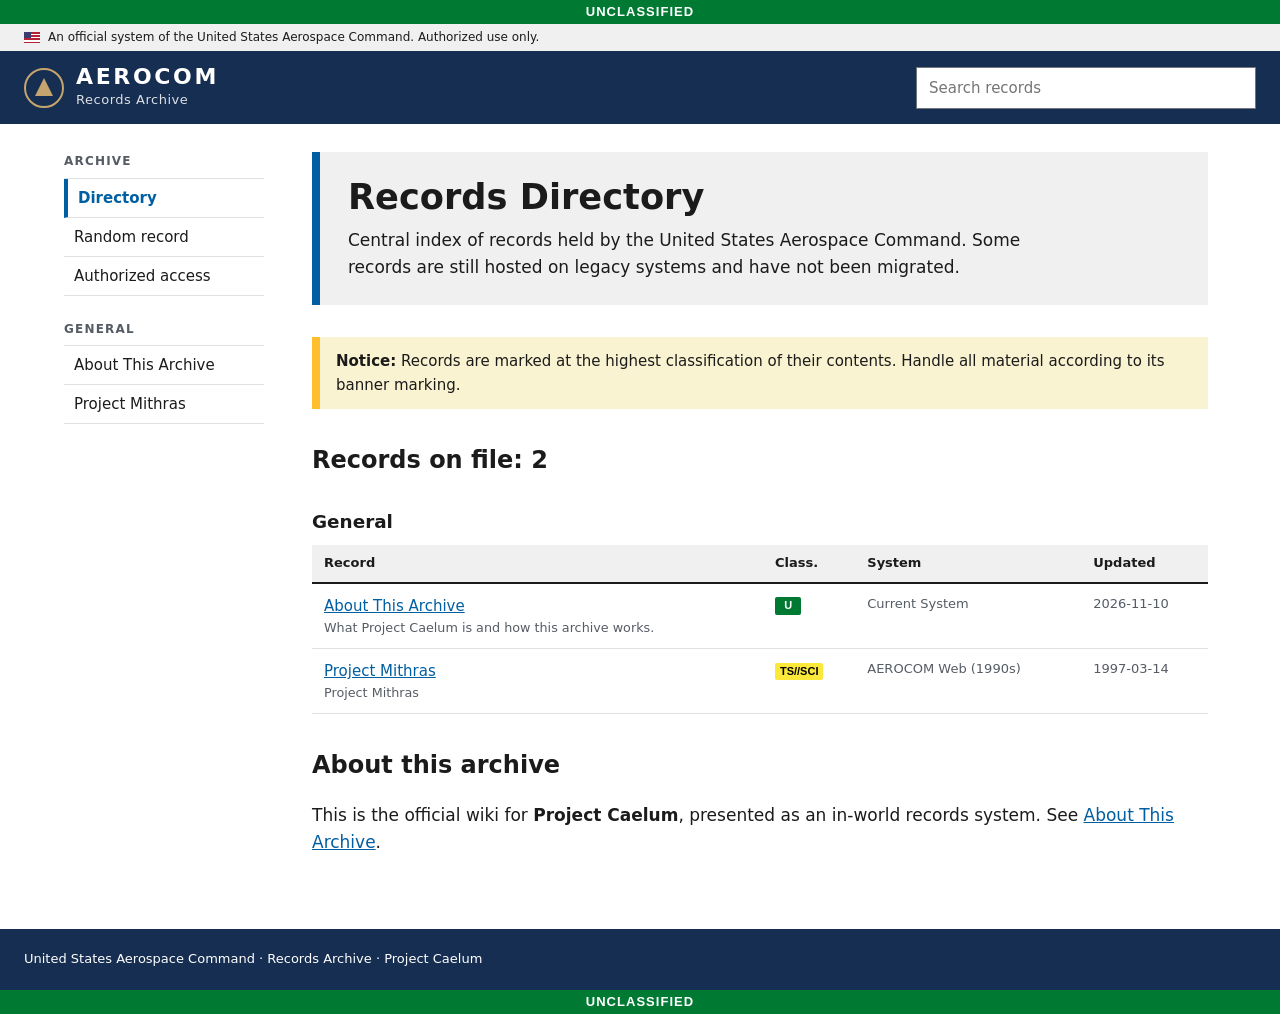
<file: index.html>
<!DOCTYPE html>
<html lang="en">
<head>
  <meta charset="UTF-8">
  <meta name="viewport" content="width=device-width, initial-scale=1">
  <meta name="robots" content="noindex, nofollow">
  <title>Records Directory · AEROCOM Records Archive</title>
  <link rel="stylesheet" href="assets/style.css">
</head>
<body data-root="" data-era="modern" data-class="U">
  <main>
    <section class="hero">
      <h1>Records Directory</h1>
      <p>
        Central index of records held by the United States Aerospace Command.
        Some records are still hosted on legacy systems and have not been migrated.
      </p>
    </section>

    <div class="notice">
      <strong>Notice:</strong> Records are marked at the highest classification of their contents.
      Handle all material according to its banner marking.
    </div>

    <h2>Records on file: <span id="page-count">0</span></h2>
    <div id="directory"></div>

    <h2>About this archive</h2>
    <p>
      This is the official wiki for <strong>Project Caelum</strong>, presented as an in-world records system.
      See <a href="pages/about.html">About This Archive</a>.
    </p>
  </main>

  <script src="assets/pages.js"></script>
  <script src="assets/wiki.js"></script>
</body>
</html>
</file>
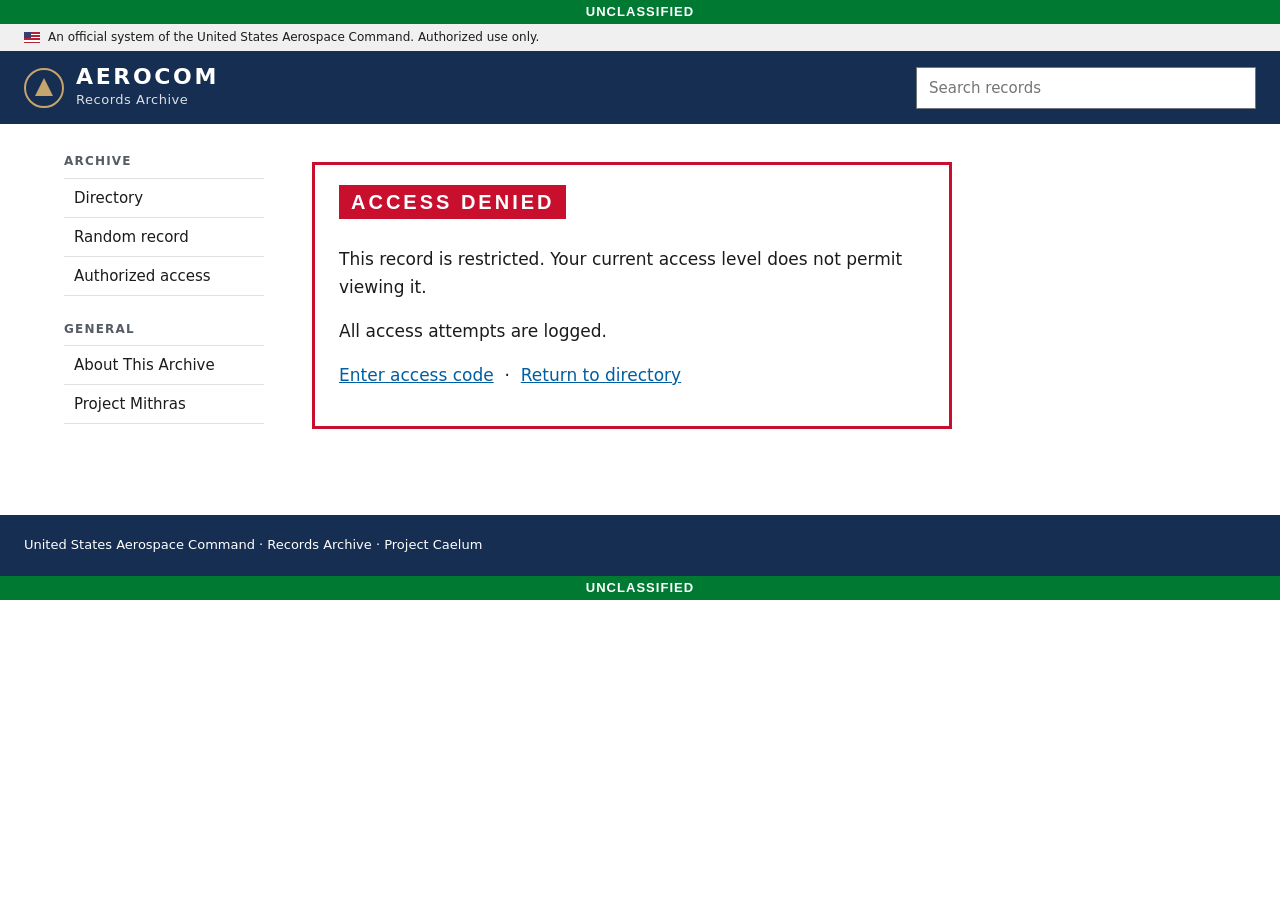
<file: pages/_template-modern.html>
<!DOCTYPE html>
<html lang="en">
<!--
  HOW TO USE THIS TEMPLATE
  1. Copy this file and rename it (lowercase-with-dashes.html).
  2. Change the <title>, the <h1> and the content.
  3. On <body>, set:
       data-era   = terminal | terminal80 | web90 | portal | modern   (which system the page looks like)
       data-class = U | CUI | C | S | TS | SCI           (classification banner)
       data-marking (optional) = full banner text, e.g. "SECRET//NOFORN"
  4. Add a line for the page in assets/pages.js.

  Handy extras:
    <p data-pm="S">…</p>                 paragraph marking, shows "(S)"
    <span class="redact">words</span>     blacked-out text
    <div class="notice">…</div>           warning box
  Delete the infobox if you don't need one.
-->
<head>
  <meta charset="UTF-8">
  <meta name="viewport" content="width=device-width, initial-scale=1">
  <meta name="robots" content="noindex, nofollow">
  <title>Template: Current System · AEROCOM Records Archive</title>
  <link rel="stylesheet" href="../assets/style.css">
</head>
<body data-root="../" data-era="modern" data-class="U">
  <main>
    <div class="breadcrumb"><a href="../index.html">Directory</a> › Templates</div>
    <h1>Template: Current System</h1>

    <aside class="infobox">
      <div class="infobox-title">Template: Current System</div>
      <div class="infobox-image">
        <!-- <img src="../images/your-image.png" alt=""> -->
        Image pending
      </div>
      <table>
        <tr><th>Designation</th><td>XX-00</td></tr>
        <tr><th>Status</th><td>Active</td></tr>
        <tr><th>Last updated</th><td>2026-11-10</td></tr>
      </table>
    </aside>

    <p class="lead"><strong>Template: Current System</strong>. Use for records on the current system. Clean, modern, readable.</p>

    <div class="notice">Example notice box.</div>

    <h2>Overview</h2>
    <p data-pm="U">An unclassified paragraph. Link to other records like this:
      <a href="about.html">About This Archive</a>.</p>
    <p data-pm="U">A paragraph at the page's level, with a <span class="redact">redacted section</span> in it.</p>

    <h2>History</h2>
    <p>Paragraphs without a marking work too.</p>

    <h2>Notes</h2>
    <ul>
      <li>List item</li>
      <li>List item</li>
    </ul>
  </main>

  <script src="../assets/pages.js"></script>
  <script src="../assets/wiki.js"></script>
</body>
</html>
</file>
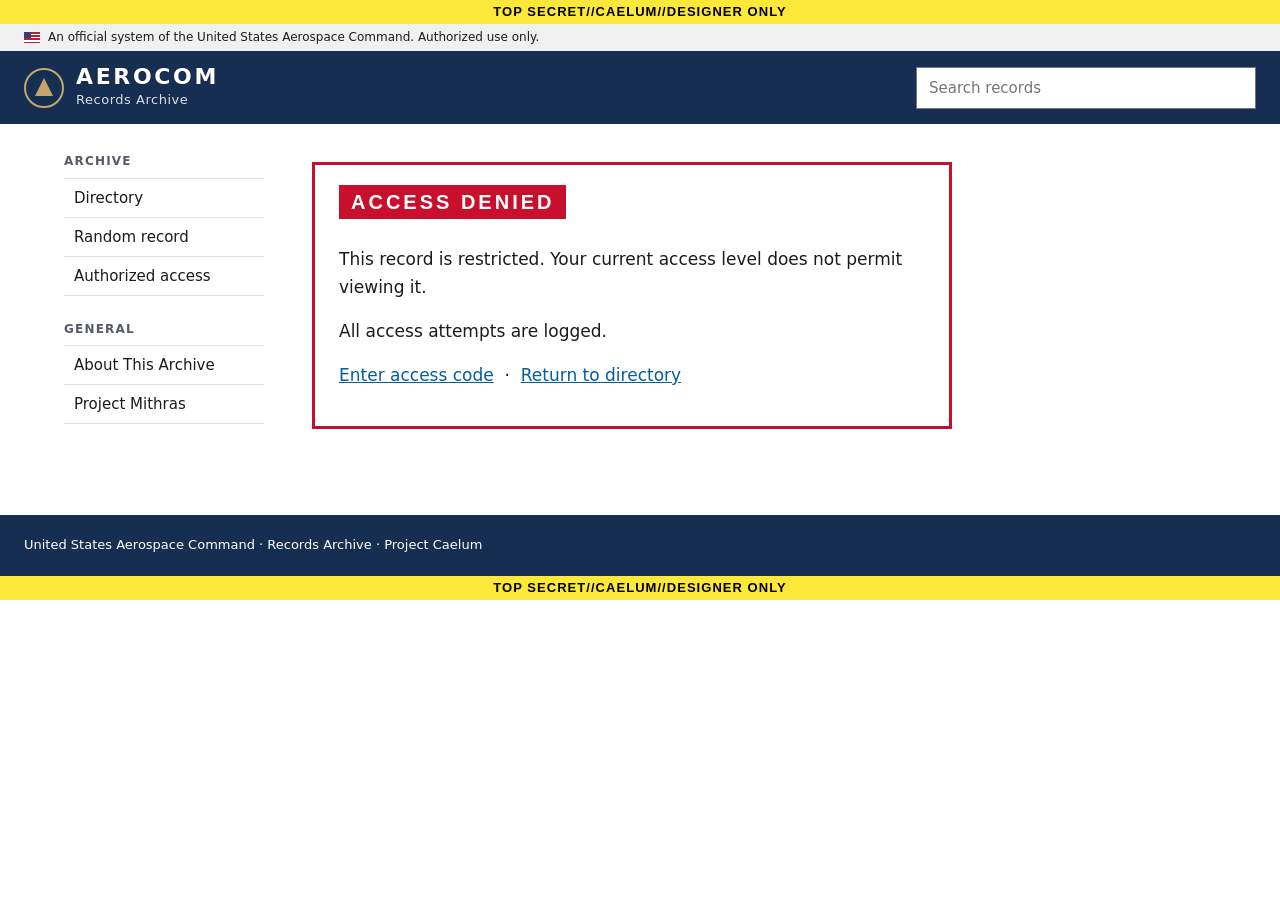
<file: pages/_template-note.html>
<!DOCTYPE html>
<html lang="en">
<!--
  DESIGN NOTE TEMPLATE
  1. Copy this file and rename it, e.g. note-weapon-balance.html
  2. Change the <title>, <h1> and content.
  3. Add it to assets/pages.js with  category: "Design Notes"  and  hidden: true
  Hidden pages only show up after entering the access code.
  Any era works for notes; change data-era if you like.
-->
<head>
  <meta charset="UTF-8">
  <meta name="viewport" content="width=device-width, initial-scale=1">
  <meta name="robots" content="noindex, nofollow">
  <title>Template: Design Note · AEROCOM Records Archive</title>
  <link rel="stylesheet" href="../assets/style.css">
</head>
<body data-root="../" data-era="modern" data-class="SCI" data-marking="TOP SECRET//CAELUM//DESIGNER ONLY">
  <main>
    <div class="breadcrumb"><a href="../index.html">Directory</a> › Design Notes</div>
    <h1>Template: Design Note</h1>
    <p class="note-meta">Status: <b>Draft</b> · Last edited: 2026-11-10</p>

    <h2>Summary</h2>
    <p>What this note is about in a sentence or two.</p>

    <h2>Notes</h2>
    <p>Free-form writing.</p>

    <h2>Open questions</h2>
    <ul>
      <li>…</li>
    </ul>

    <h2>To do</h2>
    <ul class="checklist">
      <li class="done">Something finished</li>
      <li>Something not finished</li>
    </ul>
  </main>

  <script src="../assets/pages.js"></script>
  <script src="../assets/wiki.js"></script>
</body>
</html>
</file>
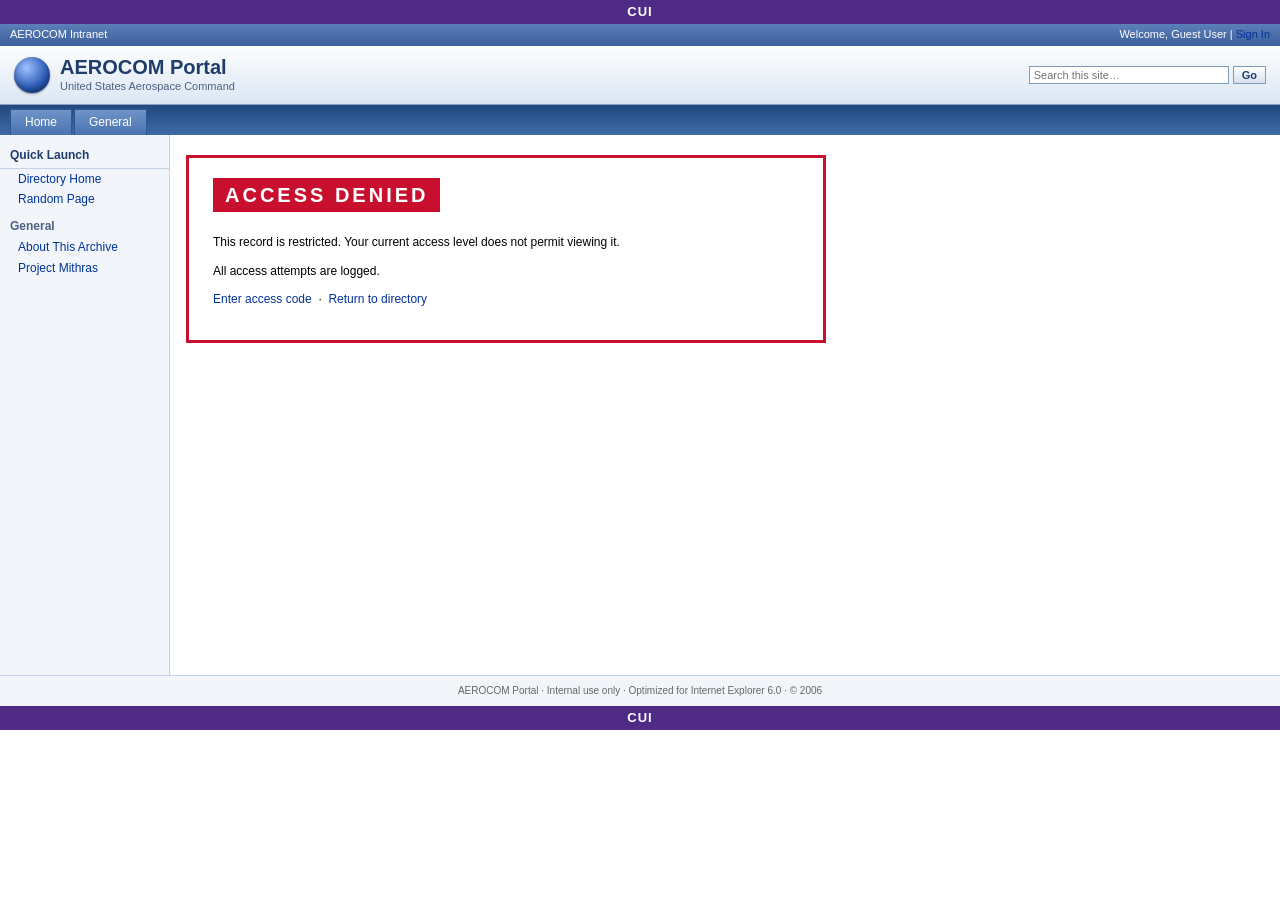
<file: pages/_template-portal.html>
<!DOCTYPE html>
<html lang="en">
<!--
  HOW TO USE THIS TEMPLATE
  1. Copy this file and rename it (lowercase-with-dashes.html).
  2. Change the <title>, the <h1> and the content.
  3. On <body>, set:
       data-era   = terminal | terminal80 | web90 | portal | modern   (which system the page looks like)
       data-class = U | CUI | C | S | TS | SCI           (classification banner)
       data-marking (optional) = full banner text, e.g. "SECRET//NOFORN"
  4. Add a line for the page in assets/pages.js.

  Handy extras:
    <p data-pm="S">…</p>                 paragraph marking, shows "(S)"
    <span class="redact">words</span>     blacked-out text
    <div class="notice">…</div>           warning box
  Delete the infobox if you don't need one.
-->
<head>
  <meta charset="UTF-8">
  <meta name="viewport" content="width=device-width, initial-scale=1">
  <meta name="robots" content="noindex, nofollow">
  <title>Template: 2000s Portal · AEROCOM Records Archive</title>
  <link rel="stylesheet" href="../assets/style.css">
</head>
<body data-root="../" data-era="portal" data-class="CUI">
  <main>
    <div class="breadcrumb"><a href="../index.html">Directory</a> › Templates</div>
    <h1>Template: 2000s Portal</h1>

    <aside class="infobox">
      <div class="infobox-title">Template: 2000s Portal</div>
      <div class="infobox-image">
        <!-- <img src="../images/your-image.png" alt=""> -->
        Image pending
      </div>
      <table>
        <tr><th>Designation</th><td>XX-00</td></tr>
        <tr><th>Status</th><td>Active</td></tr>
        <tr><th>Last updated</th><td>2006-08-22</td></tr>
      </table>
    </aside>

    <p class="lead"><strong>Template: 2000s Portal</strong>. Use for records last edited on the 2000s intranet portal.</p>

    <div class="notice">Example notice box.</div>

    <h2>Overview</h2>
    <p data-pm="U">An unclassified paragraph. Link to other records like this:
      <a href="about.html">About This Archive</a>.</p>
    <p data-pm="CUI">A paragraph at the page's level, with a <span class="redact">redacted section</span> in it.</p>

    <h2>History</h2>
    <p>Paragraphs without a marking work too.</p>

    <h2>Notes</h2>
    <ul>
      <li>List item</li>
      <li>List item</li>
    </ul>
  </main>

  <script src="../assets/pages.js"></script>
  <script src="../assets/wiki.js"></script>
</body>
</html>
</file>
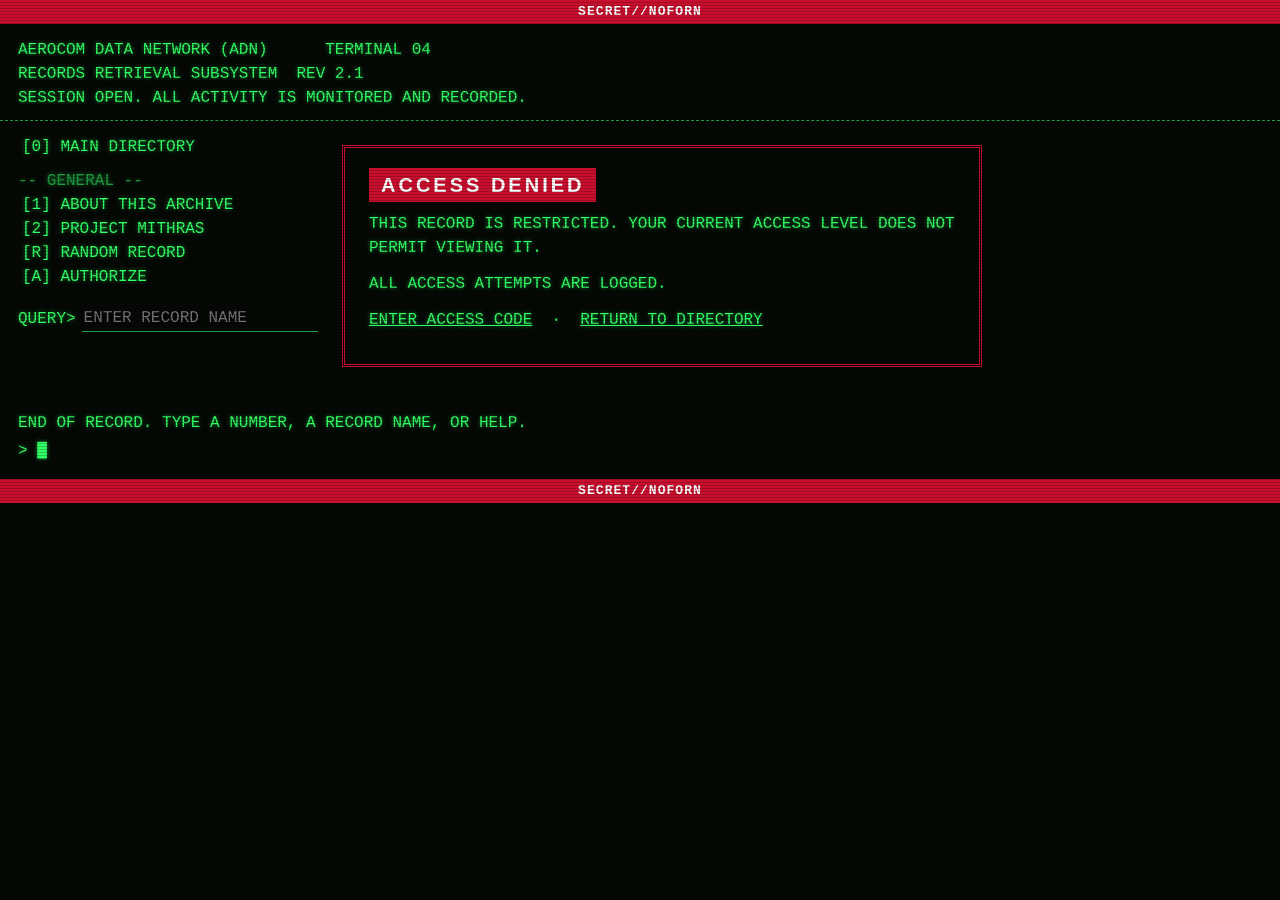
<file: pages/_template-terminal.html>
<!DOCTYPE html>
<html lang="en">
<!--
  HOW TO USE THIS TEMPLATE
  1. Copy this file and rename it (lowercase-with-dashes.html).
  2. Change the <title>, the <h1> and the content.
  3. On <body>, set:
       data-era   = terminal | terminal80 | web90 | portal | modern   (which system the page looks like)
       data-class = U | CUI | C | S | TS | SCI           (classification banner)
       data-marking (optional) = full banner text, e.g. "SECRET//NOFORN"
  4. Add a line for the page in assets/pages.js.

  Handy extras:
    <p data-pm="S">…</p>                 paragraph marking, shows "(S)"
    <span class="redact">words</span>     blacked-out text
    <div class="notice">…</div>           warning box
  Delete the infobox if you don't need one.
-->
<head>
  <meta charset="UTF-8">
  <meta name="viewport" content="width=device-width, initial-scale=1">
  <meta name="robots" content="noindex, nofollow">
  <title>Template: 1970s Terminal · AEROCOM Records Archive</title>
  <link rel="stylesheet" href="../assets/style.css">
</head>
<body data-root="../" data-era="terminal" data-class="S" data-marking="SECRET//NOFORN">
  <main>
    <div class="breadcrumb"><a href="../index.html">Directory</a> › Templates</div>
    <h1>Template: 1970s Terminal</h1>

    <aside class="infobox">
      <div class="infobox-title">Template: 1970s Terminal</div>
      <div class="infobox-image">
        <!-- <img src="../images/your-image.png" alt=""> -->
        Image pending
      </div>
      <table>
        <tr><th>Designation</th><td>XX-00</td></tr>
        <tr><th>Status</th><td>Active</td></tr>
        <tr><th>Last updated</th><td>1979-11-02</td></tr>
      </table>
    </aside>

    <p class="lead"><strong>Template: 1970s Terminal</strong>. Use for records that never left the original mainframe. Text shows in capitals automatically.</p>

    <div class="notice">Example notice box.</div>

    <h2>Overview</h2>
    <p data-pm="U">An unclassified paragraph. Link to other records like this:
      <a href="about.html">About This Archive</a>.</p>
    <p data-pm="S">A paragraph at the page's level, with a <span class="redact">redacted section</span> in it.</p>

    <h2>History</h2>
    <p>Paragraphs without a marking work too.</p>

    <h2>Notes</h2>
    <ul>
      <li>List item</li>
      <li>List item</li>
    </ul>
  </main>

  <script src="../assets/pages.js"></script>
  <script src="../assets/wiki.js"></script>
</body>
</html>
</file>
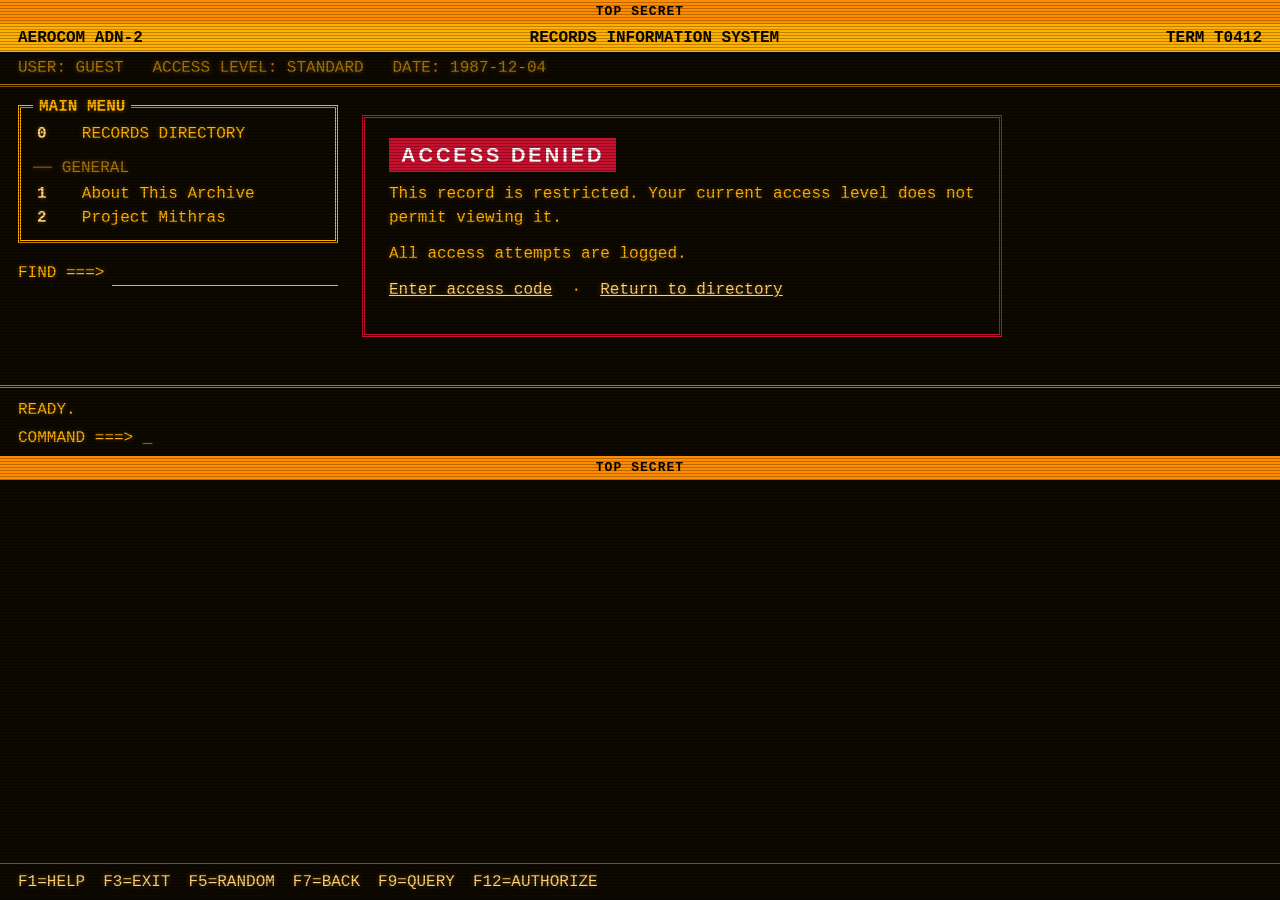
<file: pages/_template-terminal80.html>
<!DOCTYPE html>
<html lang="en">
<!--
  HOW TO USE THIS TEMPLATE
  1. Copy this file and rename it (lowercase-with-dashes.html).
  2. Change the <title>, the <h1> and the content.
  3. On <body>, set:
       data-era   = terminal | terminal80 | web90 | portal | modern   (which system the page looks like)
       data-class = U | CUI | C | S | TS | SCI           (classification banner)
       data-marking (optional) = full banner text, e.g. "SECRET//NOFORN"
  4. Add a line for the page in assets/pages.js.

  Handy extras:
    <p data-pm="TS">…</p>                 paragraph marking, shows "(S)"
    <span class="redact">words</span>     blacked-out text
    <div class="notice">…</div>           warning box
  Delete the infobox if you don't need one.
-->
<head>
  <meta charset="UTF-8">
  <meta name="viewport" content="width=device-width, initial-scale=1">
  <meta name="robots" content="noindex, nofollow">
  <title>Template: 1980s Terminal · AEROCOM Records Archive</title>
  <link rel="stylesheet" href="../assets/style.css">
</head>
<body data-root="../" data-era="terminal80" data-class="TS">
  <main>
    <div class="breadcrumb"><a href="../index.html">Directory</a> › Templates</div>
    <h1>Template: 1980s Terminal</h1>

    <aside class="infobox">
      <div class="infobox-title">Template: 1980s Terminal</div>
      <div class="infobox-image">
        <!-- <img src="../images/your-image.png" alt=""> -->
        Image pending
      </div>
      <table>
        <tr><th>Designation</th><td>XX-00</td></tr>
        <tr><th>Status</th><td>Active</td></tr>
        <tr><th>Last updated</th><td>1987-06-19</td></tr>
      </table>
    </aside>

    <p class="lead"><strong>Template: 1980s Terminal</strong>. Use for records on the upgraded 1980s system. Amber screen, boxed menus and a function-key bar.</p>

    <div class="notice">Example notice box.</div>

    <h2>Overview</h2>
    <p data-pm="U">An unclassified paragraph. Link to other records like this:
      <a href="about.html">About This Archive</a>.</p>
    <p data-pm="TS">A paragraph at the page's level, with a <span class="redact">redacted section</span> in it.</p>

    <h2>History</h2>
    <p>Paragraphs without a marking work too.</p>

    <h2>Notes</h2>
    <ul>
      <li>List item</li>
      <li>List item</li>
    </ul>
  </main>

  <script src="../assets/pages.js"></script>
  <script src="../assets/wiki.js"></script>
</body>
</html>
</file>
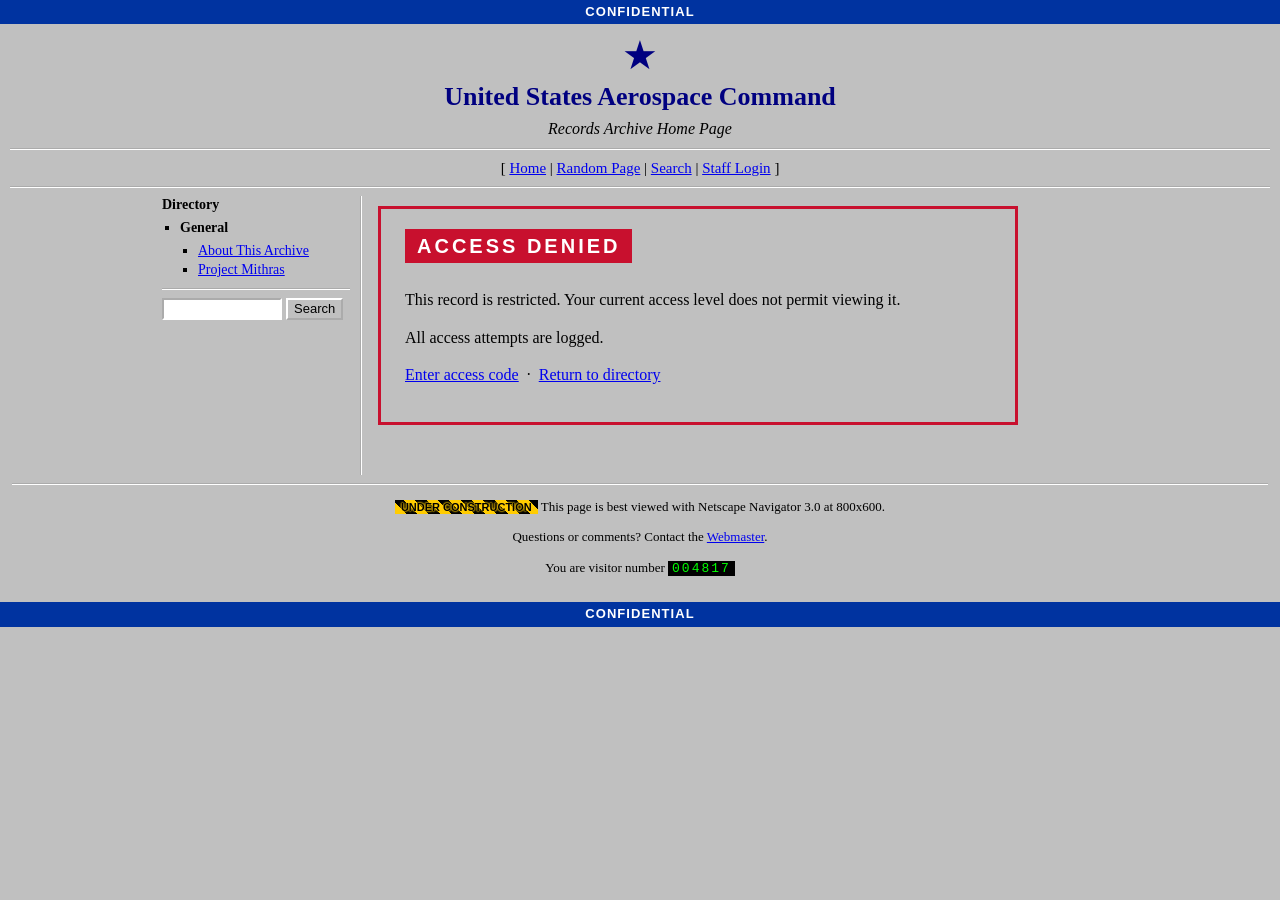
<file: pages/_template-web90.html>
<!DOCTYPE html>
<html lang="en">
<!--
  HOW TO USE THIS TEMPLATE
  1. Copy this file and rename it (lowercase-with-dashes.html).
  2. Change the <title>, the <h1> and the content.
  3. On <body>, set:
       data-era   = terminal | terminal80 | web90 | portal | modern   (which system the page looks like)
       data-class = U | CUI | C | S | TS | SCI           (classification banner)
       data-marking (optional) = full banner text, e.g. "SECRET//NOFORN"
  4. Add a line for the page in assets/pages.js.

  Handy extras:
    <p data-pm="S">…</p>                 paragraph marking, shows "(S)"
    <span class="redact">words</span>     blacked-out text
    <div class="notice">…</div>           warning box
  Delete the infobox if you don't need one.
-->
<head>
  <meta charset="UTF-8">
  <meta name="viewport" content="width=device-width, initial-scale=1">
  <meta name="robots" content="noindex, nofollow">
  <title>Template: 1990s Web · AEROCOM Records Archive</title>
  <link rel="stylesheet" href="../assets/style.css">
</head>
<body data-root="../" data-era="web90" data-class="C">
  <main>
    <div class="breadcrumb"><a href="../index.html">Directory</a> › Templates</div>
    <h1>Template: 1990s Web</h1>

    <aside class="infobox">
      <div class="infobox-title">Template: 1990s Web</div>
      <div class="infobox-image">
        <!-- <img src="../images/your-image.png" alt=""> -->
        Image pending
      </div>
      <table>
        <tr><th>Designation</th><td>XX-00</td></tr>
        <tr><th>Status</th><td>Active</td></tr>
        <tr><th>Last updated</th><td>1997-03-14</td></tr>
      </table>
    </aside>

    <p class="lead"><strong>Template: 1990s Web</strong>. Use for records left over from the first internal web server.</p>

    <div class="notice">Example notice box.</div>

    <h2>Overview</h2>
    <p data-pm="U">An unclassified paragraph. Link to other records like this:
      <a href="about.html">About This Archive</a>.</p>
    <p data-pm="C">A paragraph at the page's level, with a <span class="redact">redacted section</span> in it.</p>

    <h2>History</h2>
    <p>Paragraphs without a marking work too.</p>

    <h2>Notes</h2>
    <ul>
      <li>List item</li>
      <li>List item</li>
    </ul>
  </main>

  <script src="../assets/pages.js"></script>
  <script src="../assets/wiki.js"></script>
</body>
</html>
</file>
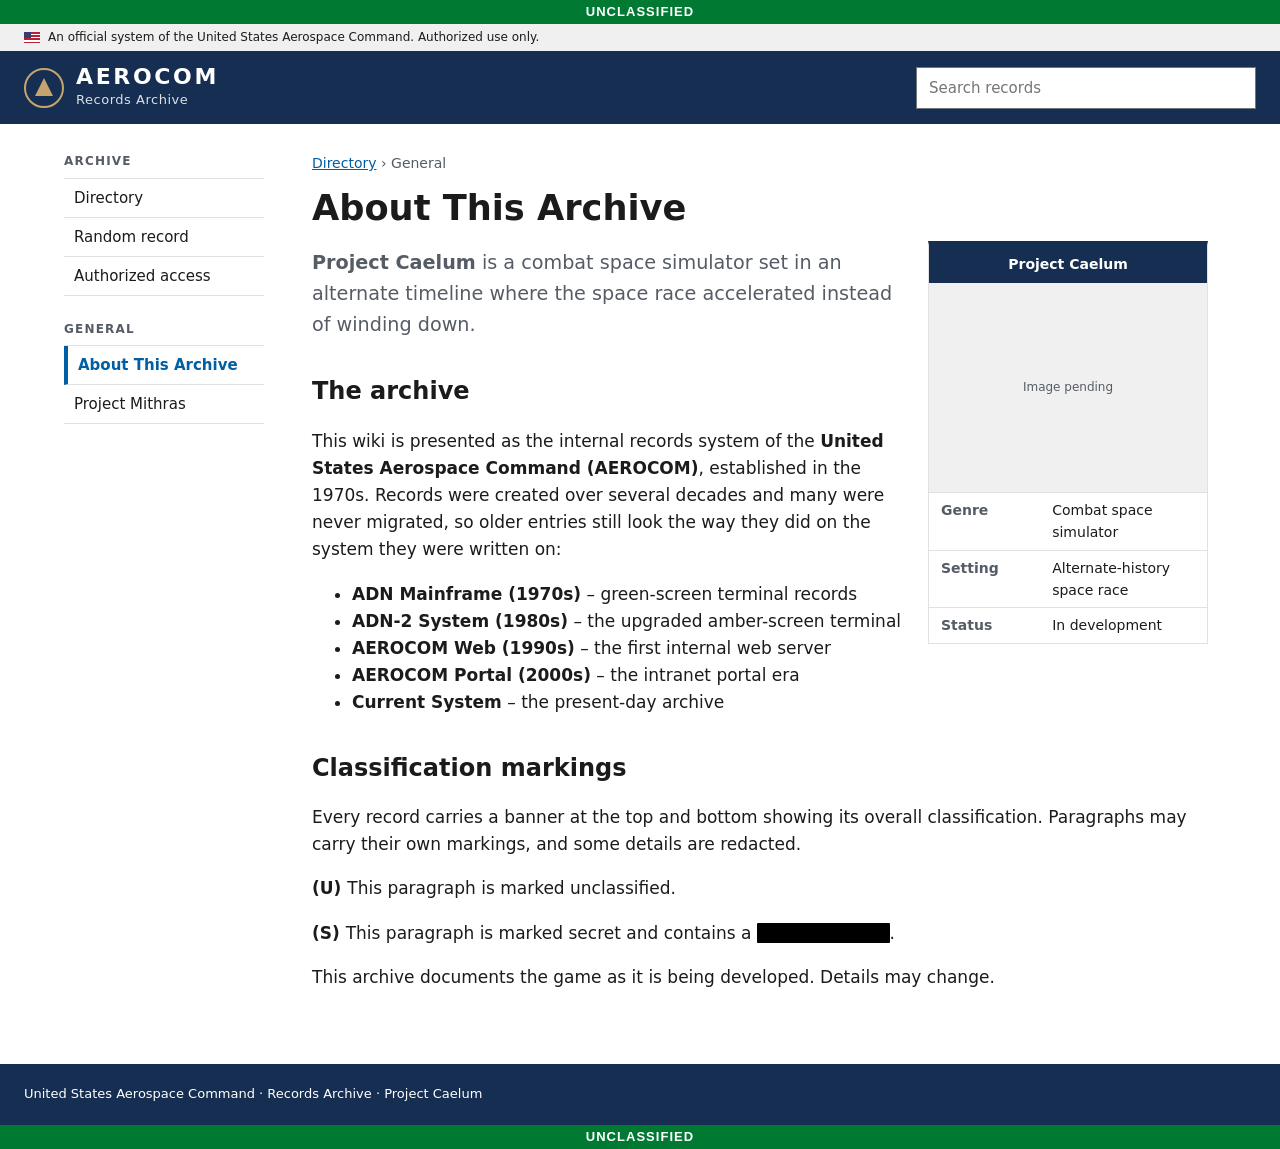
<file: pages/about.html>
<!DOCTYPE html>
<html lang="en">
<head>
  <meta charset="UTF-8">
  <meta name="viewport" content="width=device-width, initial-scale=1">
  <meta name="robots" content="noindex, nofollow">
  <title>About This Archive · AEROCOM Records Archive</title>
  <link rel="stylesheet" href="../assets/style.css">
</head>
<body data-root="../" data-era="modern" data-class="U">
  <main>
    <div class="breadcrumb"><a href="../index.html">Directory</a> › General</div>
    <h1>About This Archive</h1>

    <aside class="infobox">
      <div class="infobox-title">Project Caelum</div>
      <div class="infobox-image">Image pending</div>
      <table>
        <tr><th>Genre</th><td>Combat space simulator</td></tr>
        <tr><th>Setting</th><td>Alternate-history space race</td></tr>
        <tr><th>Status</th><td>In development</td></tr>
      </table>
    </aside>

    <p class="lead">
      <strong>Project Caelum</strong> is a combat space simulator set in an alternate timeline
      where the space race accelerated instead of winding down.
    </p>

    <h2>The archive</h2>
    <p>
      This wiki is presented as the internal records system of the
      <strong>United States Aerospace Command (AEROCOM)</strong>, established in the 1970s.
      Records were created over several decades and many were never migrated, so older
      entries still look the way they did on the system they were written on:
    </p>
    <ul>
      <li><strong>ADN Mainframe (1970s)</strong> – green-screen terminal records</li>
      <li><strong>ADN-2 System (1980s)</strong> – the upgraded amber-screen terminal</li>
      <li><strong>AEROCOM Web (1990s)</strong> – the first internal web server</li>
      <li><strong>AEROCOM Portal (2000s)</strong> – the intranet portal era</li>
      <li><strong>Current System</strong> – the present-day archive</li>
    </ul>

    <h2>Classification markings</h2>
    <p>
      Every record carries a banner at the top and bottom showing its overall classification.
      Paragraphs may carry their own markings, and some details are redacted.
    </p>
    <p data-pm="U">This paragraph is marked unclassified.</p>
    <p data-pm="S">This paragraph is marked secret and contains a <span class="redact">redacted detail</span>.</p>

    <p class="muted">This archive documents the game as it is being developed. Details may change.</p>
  </main>

  <script src="../assets/pages.js"></script>
  <script src="../assets/wiki.js"></script>
</body>
</html>
</file>
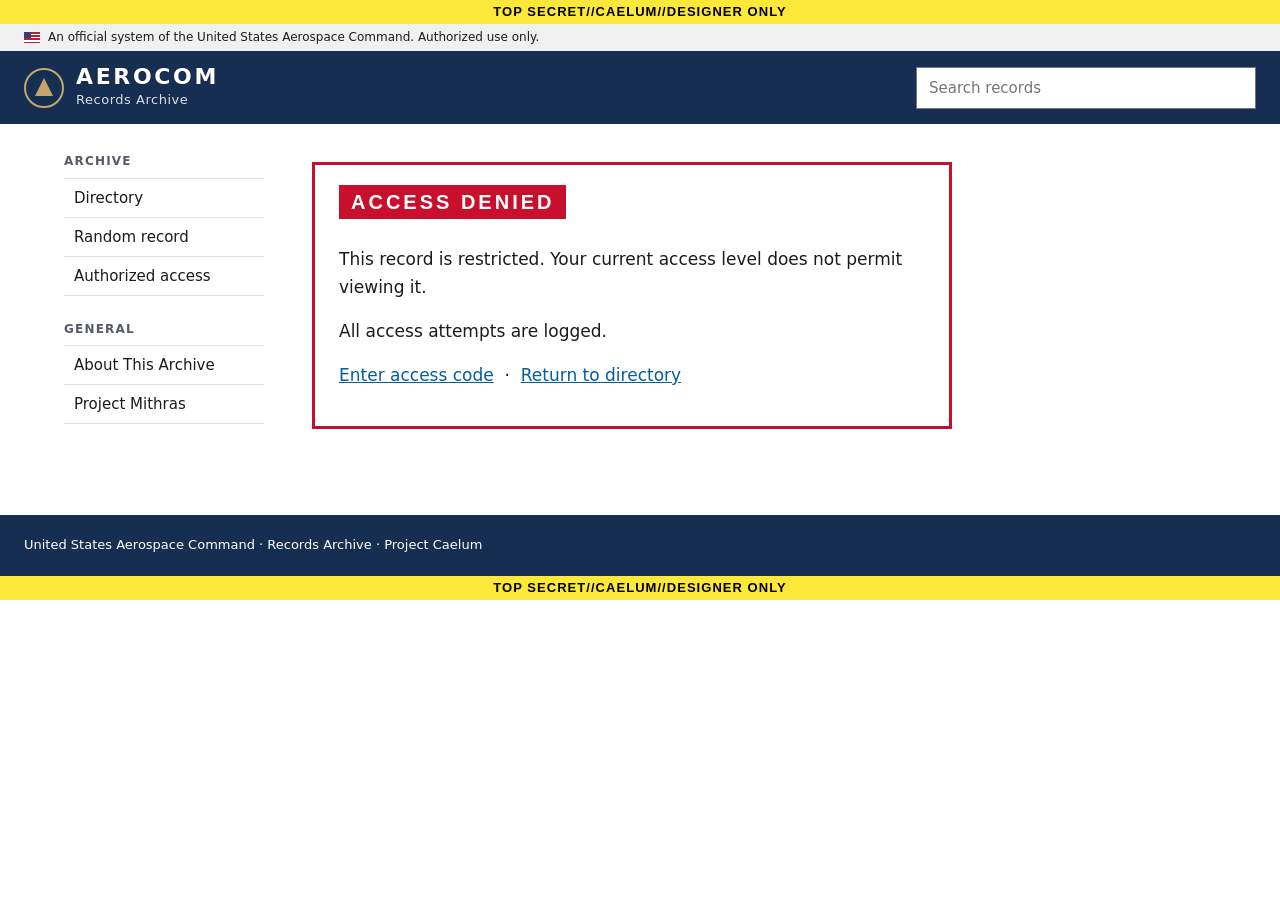
<file: pages/note-readme.html>
<!DOCTYPE html>
<html lang="en">
<head>
  <meta charset="UTF-8">
  <meta name="viewport" content="width=device-width, initial-scale=1">
  <meta name="robots" content="noindex, nofollow">
  <title>Design Notes: Read Me · AEROCOM Records Archive</title>
  <link rel="stylesheet" href="../assets/style.css">
</head>
<body data-root="../" data-era="modern" data-class="SCI" data-marking="TOP SECRET//CAELUM//DESIGNER ONLY">
  <main>
    <div class="breadcrumb"><a href="../index.html">Directory</a> › Design Notes</div>
    <h1>Design Notes: Read Me</h1>
    <p class="lead">This category is for design notes. It only appears in authorized mode.</p>

    <h2>How it works</h2>
    <ul>
      <li>Any page with <code>hidden: true</code> in <code>assets/pages.js</code> is left out of the menu, search and directory for normal visitors.</li>
      <li>Opening a hidden page directly shows an <b>Access Denied</b> screen.</li>
      <li>Entering the access code (set as <code>ACCESS_CODE</code> in <code>assets/pages.js</code>) unlocks everything on that device until you end the session.</li>
    </ul>

    <div class="notice">
      <b>Not real security.</b> The repo is public, so hidden pages can still be read by anyone who browses the files on GitHub. Fine for design notes and spoilers.
    </div>

    <h2>Writing a note</h2>
    <p>Copy <code>pages/_template-note.html</code>, then add it to <code>pages.js</code> with <code>category: "Design Notes"</code> and <code>hidden: true</code>.</p>

    <h2>Checklists</h2>
    <ul class="checklist">
      <li class="done">Use <code>&lt;ul class="checklist"&gt;</code> for to-do lists</li>
      <li>Add <code>class="done"</code> to a list item to tick it off</li>
    </ul>
  </main>

  <script src="../assets/pages.js"></script>
  <script src="../assets/wiki.js"></script>
</body>
</html>
</file>
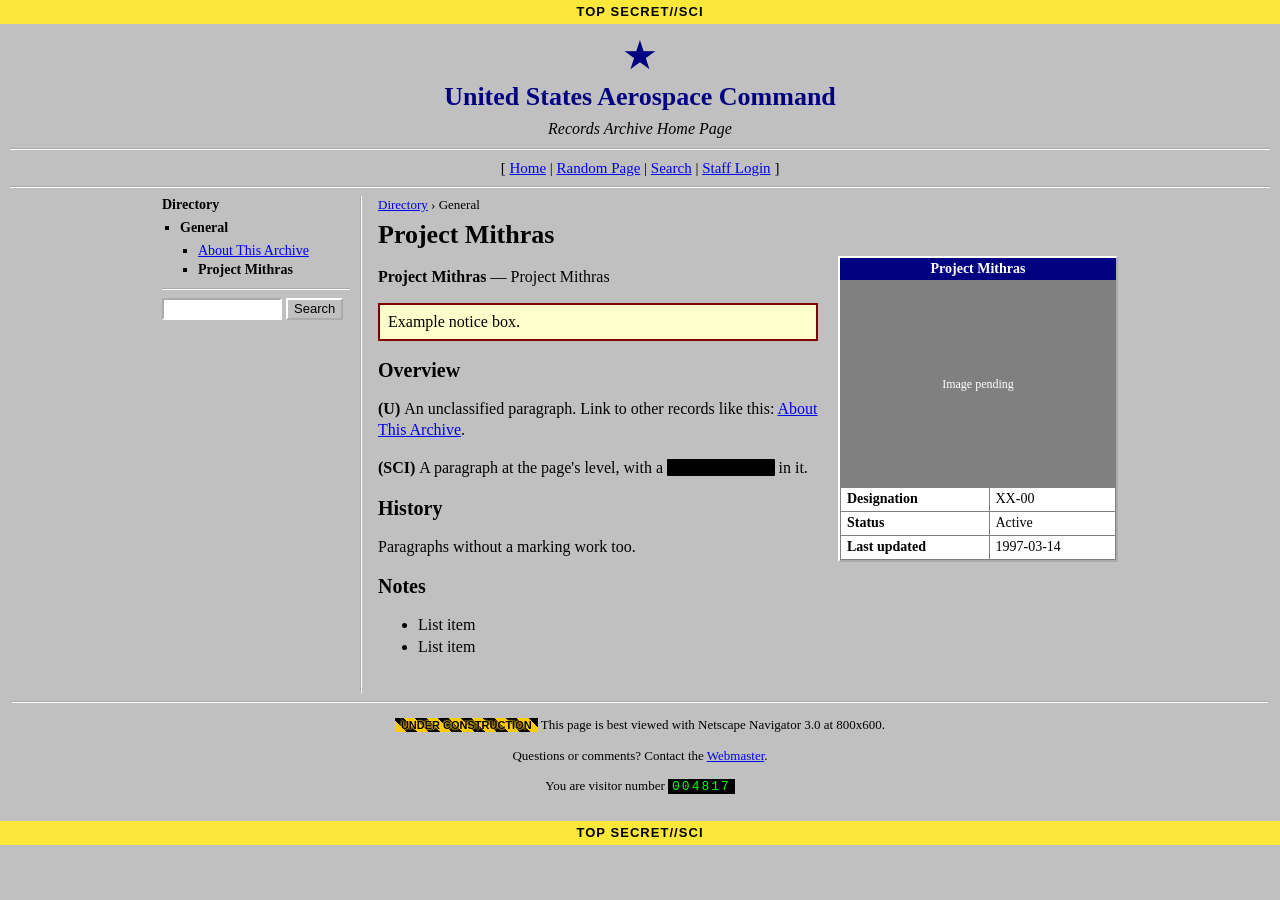
<file: pages/project-mithras.html>
<!DOCTYPE html>
<html lang="en">
<head>
  <meta charset="UTF-8">
  <meta name="viewport" content="width=device-width, initial-scale=1">
  <meta name="robots" content="noindex, nofollow">
  <title>Project Mithras · AEROCOM Records Archive</title>
  <link rel="stylesheet" href="../assets/style.css">
</head>
<body data-root="../" data-era="web90" data-class="SCI">
  <main>
    <div class="breadcrumb"><a href="../index.html">Directory</a> › General</div>
    <h1>Project Mithras</h1>

    <aside class="infobox">
      <div class="infobox-title">Project Mithras</div>
      <div class="infobox-image">
        <!-- <img src="../images/your-image.png" alt=""> -->
        Image pending
      </div>
      <table>
        <tr><th>Designation</th><td>XX-00</td></tr>
        <tr><th>Status</th><td>Active</td></tr>
        <tr><th>Last updated</th><td>1997-03-14</td></tr>
      </table>
    </aside>

    <p class="lead"><strong>Project Mithras</strong> — Project Mithras</p>

    <div class="notice">Example notice box.</div>

    <h2>Overview</h2>
    <p data-pm="U">An unclassified paragraph. Link to other records like this:
      <a href="about.html">About This Archive</a>.</p>
    <p data-pm="SCI">A paragraph at the page's level, with a <span class="redact">redacted section</span> in it.</p>

    <h2>History</h2>
    <p>Paragraphs without a marking work too.</p>

    <h2>Notes</h2>
    <ul>
      <li>List item</li>
      <li>List item</li>
    </ul>
  </main>

  <script src="../assets/pages.js"></script>
  <script src="../assets/wiki.js"></script>
</body>
</html>
</file>
<file: assets/style.css>
/* ==========================================================
   AEROSPACE COMMAND RECORDS ARCHIVE
   One stylesheet, four "eras". A page picks its era with
   <body data-era="terminal | web90 | portal | modern">.

   1. Shared: classification banners, tags, markings, redaction
   2. Era: Current system (modern)
   3. Era: 2000s portal
   4. Era: 1990s web
   5. Era: 1970s terminal
   6. Era: 1980s terminal
   ========================================================== */

/* ---------- 1. SHARED ---------- */
* { box-sizing: border-box; }
html, body { margin: 0; }
img { max-width: 100%; }

/* Classification colors (standard banner scheme) */
:root {
  --cls-u: #007a33;
  --cls-cui: #502b85;
  --cls-c: #0033a0;
  --cls-s: #c8102e;
  --cls-ts: #ff8c00;
  --cls-sci: #fce83a;
}

.cls-banner {
  position: sticky; top: 0; z-index: 50;
  padding: 3px 8px; text-align: center;
  font: 700 13px/1.4 Arial, Helvetica, sans-serif; letter-spacing: 0.08em;
  color: #fff;
}
.cls-banner.cls-bottom { position: static; }
.cls-u   { background: var(--cls-u); }
.cls-cui { background: var(--cls-cui); }
.cls-c   { background: var(--cls-c); }
.cls-s   { background: var(--cls-s); }
.cls-ts  { background: var(--cls-ts);  color: #000; }
.cls-sci { background: var(--cls-sci); color: #000; }

/* Small classification tags (directory, search results) */
.tag {
  display: inline-block; min-width: 2.4em; padding: 0 5px; border-radius: 2px;
  font: 700 11px/1.6 Arial, Helvetica, sans-serif; font-style: normal; text-align: center;
  color: #fff; vertical-align: middle;
}
.tag-u { background: var(--cls-u); }
.tag-cui { background: var(--cls-cui); }
.tag-c { background: var(--cls-c); }
.tag-s { background: var(--cls-s); }
.tag-ts { background: var(--cls-ts); color: #000; }
.tag-sci { background: var(--cls-sci); color: #000; }

/* Portion markings: <p data-pm="S">…</p>  shows "(S)" before the paragraph */
[data-pm]::before { content: "(" attr(data-pm) ") "; font-weight: 700; }

/* Redaction: <span class="redact">hidden words</span> */
.redact {
  background: #000; color: transparent !important; border-radius: 1px;
  user-select: none; -webkit-user-select: none; padding: 0 2px;
}
.redact * { visibility: hidden; }

/* Search results (positioned dropdown; each era restyles it) */
.search { position: relative; }
.search-results {
  position: absolute; top: calc(100% + 4px); left: 0; right: 0; z-index: 40;
  list-style: none; margin: 0; padding: 0; max-height: 60vh; overflow-y: auto;
}
.search-results a { display: block; padding: 8px 10px; text-decoration: none; }
.search-results span { display: block; font-size: 0.85em; }
.search-results .no-results { padding: 8px 10px; }

.menu-btn { display: none; cursor: pointer; }

/* Boxes and section bars sit beside the infobox instead of under it */
.notice, .era-portal h2 { display: flow-root; }

/* Directory table (Main Page) */
.dir-table { width: 100%; border-collapse: collapse; }
.dir-table th, .dir-table td { text-align: left; vertical-align: top; }
.dir-table td span { display: block; font-size: 0.85em; }

/* Infobox: shared structure */
.infobox { float: right; width: 280px; margin: 0 0 16px 20px; }
.infobox table { width: 100%; border-collapse: collapse; }
.infobox th, .infobox td { text-align: left; vertical-align: top; }

/* ==========================================================
   2. ERA: CURRENT SYSTEM (modern government design)
   ========================================================== */
.era-modern {
  --ink: #1b1b1b; --ink-2: #565c65; --line: #dfe1e2; --bg-2: #f0f0f0;
  --navy: #162e51; --blue: #005ea2; --blue-dark: #1a4480;
  background: #fff; color: var(--ink);
  font: 17px/1.6 "Public Sans", "Source Sans Pro", system-ui, -apple-system, "Segoe UI", Roboto, Arial, sans-serif;
}
.era-modern a { color: var(--blue); }
.era-modern a:visited { color: #54278f; }
.era-modern .cls-banner { position: static; }

.era-modern .site-header { position: sticky; top: 0; z-index: 30; }
.era-modern .md-official {
  display: flex; align-items: center; gap: 8px;
  background: var(--bg-2); padding: 4px 24px; font-size: 12px; color: var(--ink);
}
.md-flag {
  width: 16px; height: 11px; flex-shrink: 0;
  background: repeating-linear-gradient(#b22234 0 1.6px, #fff 1.6px 3.2px);
  position: relative;
}
.md-flag::before { content: ""; position: absolute; left: 0; top: 0; width: 7px; height: 6px; background: #3c3b6e; }

.era-modern .md-bar {
  display: flex; align-items: center; gap: 16px;
  padding: 14px 24px; background: var(--navy); color: #fff;
}
.md-brand { display: flex; align-items: center; gap: 12px; color: #fff !important; text-decoration: none; }
.md-brand b { display: block; font-size: 22px; letter-spacing: 0.12em; line-height: 1.1; }
.md-brand small { display: block; font-size: 13px; opacity: 0.85; letter-spacing: 0.04em; }
.md-emblem {
  width: 40px; height: 40px; flex-shrink: 0; border-radius: 50%;
  border: 2px solid #c5a46d; background: var(--navy); position: relative;
}
.md-emblem::after { /* simple delta wing */
  content: ""; position: absolute; left: 50%; top: 50%; transform: translate(-50%, -55%);
  border-left: 9px solid transparent; border-right: 9px solid transparent; border-bottom: 18px solid #c5a46d;
}
.era-modern .search { margin-left: auto; width: min(340px, 40vw); }
.era-modern .search input {
  width: 100%; padding: 8px 12px; font: inherit; font-size: 15px;
  border: 1px solid #71767a; border-radius: 0;
}
.era-modern .search-results { background: #fff; border: 1px solid var(--line); box-shadow: 0 4px 12px #0003; }
.era-modern .search-results a { color: var(--ink); border-bottom: 1px solid var(--line); }
.era-modern .search-results a:hover { background: var(--bg-2); }
.era-modern .search-results span { color: var(--ink-2); }

.era-modern .layout { display: grid; grid-template-columns: 240px 1fr; max-width: 1200px; margin: 0 auto; }
.era-modern .sidebar { padding: 28px 16px 28px 24px; }
.era-modern .nav-group { margin-bottom: 24px; }
.era-modern .nav-group h4 { margin: 0 0 6px; font-size: 12px; text-transform: uppercase; letter-spacing: 0.1em; color: var(--ink-2); }
.era-modern .nav-group ul { list-style: none; margin: 0; padding: 0; border-top: 1px solid var(--line); }
.era-modern .nav-group a { display: block; padding: 7px 10px; font-size: 15px; color: var(--ink); text-decoration: none; border-bottom: 1px solid var(--line); }
.era-modern .nav-group a:hover { background: var(--bg-2); color: var(--blue); }
.era-modern .nav-group a.current { border-left: 4px solid var(--blue); font-weight: 700; color: var(--blue); }

.era-modern main { padding: 28px 32px 56px; min-width: 0; }
.era-modern h1 { font-size: 2.2rem; line-height: 1.2; margin: 0 0 12px; }
.era-modern h2 { font-size: 1.5rem; margin: 2rem 0 0.5rem; }
.era-modern .lead { font-size: 1.2rem; color: var(--ink-2); }
.era-modern .breadcrumb { font-size: 14px; color: var(--ink-2); margin-bottom: 12px; }

.era-modern .hero { background: var(--bg-2); border-left: 8px solid var(--blue); padding: 24px 28px; margin-bottom: 32px; }
.era-modern .hero h1 { margin-bottom: 4px; }
.era-modern .hero p { margin: 8px 0 0; max-width: 680px; }
.era-modern .notice { background: #faf3d1; border-left: 8px solid #ffbe2e; padding: 12px 16px; margin: 16px 0; font-size: 15px; }

.era-modern .dir-group h3 { font-size: 1.15rem; margin: 28px 0 8px; }
.era-modern .dir-table { font-size: 15px; }
.era-modern .dir-table th { background: var(--bg-2); padding: 8px 12px; font-size: 13px; border-bottom: 2px solid var(--ink); }
.era-modern .dir-table td { padding: 10px 12px; border-bottom: 1px solid var(--line); }
.era-modern .dir-table td span { color: var(--ink-2); }
.era-modern .dir-era, .era-modern .dir-date { font-size: 13px; color: var(--ink-2); white-space: nowrap; }

.era-modern .infobox { border: 1px solid var(--line); border-top: 4px solid var(--navy); font-size: 14px; }
.era-modern .infobox-title { background: var(--navy); color: #fff; font-weight: 700; padding: 8px 12px; text-align: center; }
.era-modern .infobox-image { aspect-ratio: 4/3; background: var(--bg-2); display: grid; place-items: center; color: var(--ink-2); font-size: 12px; }
.era-modern .infobox th, .era-modern .infobox td { padding: 6px 12px; border-top: 1px solid var(--line); }
.era-modern .infobox th { width: 40%; color: var(--ink-2); }

.era-modern .site-footer { clear: both; background: var(--navy); color: #fff; padding: 20px 24px; font-size: 13px; }

/* ==========================================================
   3. ERA: 2000s PORTAL (SharePoint-style intranet)
   ========================================================== */
.era-portal {
  background: #fff; color: #000;
  font: 12px/1.4 Tahoma, Verdana, "Segoe UI", Arial, sans-serif;
}
.era-portal a { color: #003399; text-decoration: none; }
.era-portal a:hover { text-decoration: underline; color: #ff6600; }

.pt-topbar {
  display: flex; justify-content: space-between; padding: 3px 10px;
  background: linear-gradient(#5d7fb9, #3a5f9b); color: #fff; font-size: 11px;
}
.pt-masthead {
  display: flex; align-items: center; gap: 12px; padding: 10px 14px;
  background: linear-gradient(#fdfdfd, #dbe6f5); border-bottom: 1px solid #8ba0bc;
}
.pt-logo { display: flex; align-items: center; gap: 10px; }
.pt-logo b { display: block; font: bold 20px Verdana, Tahoma, sans-serif; color: #1f3d6b; }
.pt-logo small { display: block; font-size: 11px; color: #4d6082; }
.pt-emblem {
  width: 36px; height: 36px; border-radius: 50%;
  background: radial-gradient(circle at 35% 30%, #9ec0ff, #2b5bb5 60%, #0c2a63);
  box-shadow: inset 0 -3px 6px #0004, 0 1px 2px #0006;
}
.era-portal .search { margin-left: auto; display: flex; gap: 4px; }
.era-portal .search input { width: 200px; font: 11px Tahoma, sans-serif; padding: 2px 4px; border: 1px solid #7f9db9; }
.era-portal .search-go {
  font: bold 11px Tahoma, sans-serif; padding: 1px 8px; cursor: pointer;
  background: linear-gradient(#fff, #d6dff0); border: 1px solid #7f9db9; color: #1f3d6b;
}
.era-portal .search-results { background: #fff; border: 1px solid #7f9db9; top: calc(100% + 2px); right: auto; width: 300px; }
.era-portal .search-results a:hover { background: #ffe6a0; text-decoration: none; }
.era-portal .search-results span { color: #555; }

.pt-tabs {
  display: flex; gap: 2px; padding: 4px 10px 0;
  background: linear-gradient(#21497f, #3e6aa7); overflow-x: auto;
}
.pt-tabs a {
  padding: 4px 14px; color: #fff; white-space: nowrap;
  background: linear-gradient(#6f93c8, #4a73b0); border: 1px solid #2f5891; border-bottom: none;
}
.pt-tabs a.current, .pt-tabs a:hover { background: linear-gradient(#ffdf88, #ffb94a); color: #000; text-decoration: none; }

.era-portal .layout { display: grid; grid-template-columns: 170px 1fr; }
.era-portal .sidebar { background: #f2f6fb; border-right: 1px solid #c4d2e5; padding: 8px 0; min-height: 60vh; }
.pt-ql-title { font-weight: bold; color: #1f3d6b; padding: 4px 10px; border-bottom: 1px solid #c4d2e5; }
.pt-ql-head { font-weight: bold; color: #4d6082; padding: 8px 10px 2px; }
.era-portal .sidebar ul { list-style: none; margin: 0; padding: 0; }
.era-portal .sidebar a { display: block; padding: 2px 10px 2px 18px; }
.era-portal .sidebar a.current { background: #ffe6a0; font-weight: bold; }

.era-portal main { padding: 10px 16px 30px; min-width: 0; }
.era-portal .breadcrumb { font-size: 11px; color: #666; margin-bottom: 6px; }
.era-portal h1 { font: normal 22px Verdana, Tahoma, sans-serif; color: #1f3d6b; margin: 0 0 10px; padding-bottom: 4px; border-bottom: 1px solid #c4d2e5; }
.era-portal h2 {
  font: bold 12px Tahoma, sans-serif; color: #1f3d6b; margin: 16px 0 6px; padding: 3px 6px;
  background: linear-gradient(#f5f8fc, #dce6f4); border: 1px solid #c4d2e5;
}
.era-portal .lead { font-size: 13px; }
.era-portal .notice { background: #ffffe1; border: 1px solid #e0c060; padding: 6px 8px; margin: 10px 0; }

.era-portal .infobox { border: 1px solid #8ba0bc; background: #f9fbfe; }
.era-portal .infobox-title { background: linear-gradient(#6f93c8, #3a5f9b); color: #fff; font-weight: bold; padding: 3px 6px; }
.era-portal .infobox-image { aspect-ratio: 4/3; background: #dbe6f5; display: grid; place-items: center; color: #4d6082; font-size: 11px; }
.era-portal .infobox th, .era-portal .infobox td { padding: 3px 6px; border-top: 1px solid #dbe6f5; }
.era-portal .infobox th { color: #4d6082; width: 40%; }

.era-portal .site-footer { clear: both; text-align: center; font-size: 10px; color: #666; padding: 8px; border-top: 1px solid #c4d2e5; background: #f2f6fb; }

/* ==========================================================
   4. ERA: 1990s WEB (first web server)
   ========================================================== */
.era-web90 {
  background: #c0c0c0; color: #000;
  font: 16px/1.35 "Times New Roman", Times, serif;
}
.era-web90 a { color: #0000ee; text-decoration: underline; }
.era-web90 a:visited { color: #551a8b; }
.era-web90 hr { border: none; border-top: 2px groove #fff; margin: 8px 0; }

.era-web90 .site-header { text-align: center; padding: 12px 10px 0; }
.w90-star { font-size: 40px; color: #000080; line-height: 1; }
.w90-agency { font: bold 28px "Times New Roman", serif; margin: 4px 0; color: #000080; }
.w90-sub { font-style: italic; }
.w90-links { font-size: 15px; }
.era-web90 a.current { color: #000; font-weight: bold; text-decoration: none; }

.era-web90 .layout { display: grid; grid-template-columns: 200px 1fr; gap: 16px; padding: 0 12px; max-width: 980px; margin: 0 auto; }
.era-web90 .sidebar { font-size: 14px; border-right: 2px groove #fff; padding-right: 10px; }
.era-web90 .sidebar ul { padding-left: 18px; margin: 4px 0; list-style: square; }
.era-web90 .search { display: flex; gap: 4px; flex-wrap: wrap; }
.era-web90 .search input { width: 120px; font: 13px "Times New Roman", serif; border: 2px inset #fff; padding: 1px 2px; }
.era-web90 .search-go { font: 13px Arial, sans-serif; background: #c0c0c0; border: 2px outset #fff; padding: 0 6px; cursor: pointer; }
.era-web90 .search-results { background: #fff; border: 1px solid #000; width: 260px; }
.era-web90 .search-results a:hover { background: #000080; color: #fff; }

.era-web90 main { min-width: 0; padding-bottom: 20px; }
.era-web90 h1 { font: bold 26px "Times New Roman", serif; margin: 6px 0; }
.era-web90 h2 { font: bold 20px "Times New Roman", serif; margin: 18px 0 4px; }
.era-web90 .breadcrumb { font-size: 13px; }
.era-web90 .notice { border: 2px solid #800000; background: #ffffcc; padding: 6px 8px; margin: 10px 0; }

.era-web90 .infobox { background: #fff; border: 2px outset #fff; font-size: 14px; }
.era-web90 .infobox-title { background: #000080; color: #fff; font-weight: bold; text-align: center; padding: 2px; }
.era-web90 .infobox-image { aspect-ratio: 4/3; background: #808080; display: grid; place-items: center; color: #fff; font-size: 12px; }
.era-web90 .infobox th, .era-web90 .infobox td { padding: 2px 6px; border: 1px solid #808080; }

.era-web90 .site-footer { clear: both; text-align: center; font-size: 13px; padding: 0 12px 12px; }
.w90-construction {
  display: inline-block; padding: 1px 6px; font: bold 11px Arial, sans-serif; color: #000;
  background: repeating-linear-gradient(45deg, #ffcc00 0 8px, #000 8px 16px);
  text-shadow: 0 0 2px #ffcc00, 0 0 2px #ffcc00, 0 0 2px #ffcc00;
}
.w90-counter span { font-family: "Courier New", monospace; background: #000; color: #0f0; padding: 0 4px; letter-spacing: 2px; }

/* ==========================================================
   5. ERA: 1970s TERMINAL (original mainframe)
   ========================================================== */
.era-terminal {
  --green: #33ff66; --dim: #1f9a3e;
  background: #050805; color: var(--green);
  font: 16px/1.5 "Courier New", Courier, "Lucida Console", monospace;
  text-transform: uppercase; text-shadow: 0 0 4px #33ff6688;
}
.era-terminal::after { /* scanlines */
  content: ""; position: fixed; inset: 0; pointer-events: none; z-index: 60;
  background: repeating-linear-gradient(transparent 0 2px, #0003 2px 3px);
}
.era-terminal a { color: var(--green); text-decoration: none; }
.era-terminal a:hover, .era-terminal a.current { background: var(--green); color: #050805; text-shadow: none; }
.era-terminal .cls-banner { text-shadow: none; font-family: "Courier New", monospace; }
.era-terminal pre { font: inherit; margin: 0; white-space: pre-wrap; }

.era-terminal .site-header { padding: 14px 18px 0; border-bottom: 1px dashed var(--dim); padding-bottom: 10px; }
.era-terminal .layout { display: grid; grid-template-columns: 300px 1fr; gap: 24px; padding: 14px 18px; }
.term-menu a { display: block; padding: 0 4px; }
.term-group { color: var(--dim); margin-top: 10px; }
.era-terminal .search { margin-top: 16px; display: flex; gap: 6px; align-items: center; }
.era-terminal .search input {
  flex: 1; min-width: 0; background: transparent; border: none; border-bottom: 1px solid var(--dim);
  color: var(--green); font: inherit; text-transform: uppercase; outline: none;
}
.era-terminal .search-results { background: #050805; border: 1px solid var(--green); top: calc(100% + 6px); }
.era-terminal .search-results span { color: var(--dim); }
.era-terminal .search-results .tag { text-shadow: none; }

.era-terminal main { min-width: 0; }
.era-terminal h1, .era-terminal h2, .era-terminal h3 { font: inherit; font-weight: bold; margin: 18px 0 6px; }
.era-terminal h1 { margin-top: 0; }
.era-terminal h1::before { content: "RECORD: "; color: var(--dim); }
.era-terminal h2::before { content: ">> "; }
.era-terminal .breadcrumb { color: var(--dim); }
.era-terminal main p a, .era-terminal main li a { text-decoration: underline; }
.era-terminal p { margin: 0 0 12px; max-width: 72ch; }
.era-terminal .notice { border: 1px solid var(--green); padding: 6px 10px; margin: 10px 0; }
.era-terminal .redact { background: var(--green); }

.era-terminal .infobox { border: 1px solid var(--green); }
.era-terminal .infobox-title { border-bottom: 1px solid var(--green); padding: 2px 8px; font-weight: bold; }
.era-terminal .infobox-image { display: none; } /* no images on a 1970s terminal */
.era-terminal .infobox th, .era-terminal .infobox td { padding: 2px 8px; font-weight: normal; }
.era-terminal .infobox th { color: var(--dim); }

.era-terminal .site-footer { clear: both; padding: 0 18px 16px; }
.cursor { animation: blink 1s steps(1) infinite; }
@keyframes blink { 50% { opacity: 0; } }

/* ==========================================================
   6. ERA: 1980s TERMINAL (ADN-2 upgrade, amber screen)
   ========================================================== */
.era-terminal80 {
  --amber: #ffb000; --amber-dim: #a8740a; --amber-bright: #ffd27a;
  background: #0d0800; color: var(--amber);
  font: 16px/1.5 "Courier New", Courier, "Lucida Console", monospace;
  text-shadow: 0 0 5px #ffb00066;
  padding-bottom: 44px; /* room for the function-key bar */
}
.era-terminal80::after {
  content: ""; position: fixed; inset: 0; pointer-events: none; z-index: 60;
  background: repeating-linear-gradient(transparent 0 2px, #0004 2px 3px);
}
.era-terminal80 a { color: var(--amber); text-decoration: none; }
.era-terminal80 .cls-banner { text-shadow: none; font-family: "Courier New", monospace; }

/* Top status line, reversed like a real screen header */
.t80-status {
  display: flex; justify-content: space-between; gap: 12px; flex-wrap: wrap;
  background: var(--amber); color: #0d0800; text-shadow: none; font-weight: bold;
  padding: 2px 18px;
}
.t80-title { padding: 4px 18px; color: var(--amber-dim); border-bottom: 3px double var(--amber-dim); }

.era-terminal80 .layout { display: grid; grid-template-columns: 320px 1fr; gap: 24px; padding: 18px; }

/* Boxed panels with a title cut into the top border */
.t80-box, .era-terminal80 .infobox, .era-terminal80 .notice {
  position: relative; border: 3px double var(--amber); padding: 14px 12px 10px;
}
.t80-box::before, .era-terminal80 .infobox-title {
  position: absolute; top: -0.8em; left: 12px; padding: 0 6px;
  background: #0d0800; font-weight: bold; text-transform: uppercase;
}
.t80-box::before { content: attr(data-title); }
.t80-group { color: var(--amber-dim); margin: 10px 0 2px; text-transform: uppercase; }
.t80-group::before { content: "── "; }
.t80-opt a { display: block; padding: 0 4px; }
.t80-opt b { display: inline-block; width: 2.2em; color: var(--amber-bright); }
.t80-opt a:hover, .t80-opt a.current { background: var(--amber); color: #0d0800; text-shadow: none; }
.t80-opt a:hover b, .t80-opt a.current b { color: #0d0800; }

.era-terminal80 .search { margin-top: 16px; display: flex; gap: 8px; align-items: center; }
.era-terminal80 .search label { white-space: nowrap; }
.era-terminal80 .search input {
  flex: 1; min-width: 0; background: transparent; border: none; border-bottom: 1px solid var(--amber);
  color: var(--amber-bright); font: inherit; text-transform: uppercase; outline: none;
}
.era-terminal80 .search-results { background: #0d0800; border: 3px double var(--amber); top: calc(100% + 6px); }
.era-terminal80 .search-results a:hover { background: var(--amber); color: #0d0800; text-shadow: none; }
.era-terminal80 .search-results span { color: var(--amber-dim); }
.era-terminal80 .search-results .tag { text-shadow: none; }

/* Record content: mixed case, with upper-case headings */
.era-terminal80 main { min-width: 0; }
.era-terminal80 .breadcrumb { color: var(--amber-dim); text-transform: uppercase; }
.era-terminal80 h1, .era-terminal80 h2, .era-terminal80 h3 { font: inherit; font-weight: bold; text-transform: uppercase; }
.era-terminal80 h1 {
  margin: 4px 0 14px; padding: 2px 8px; display: inline-block;
  background: var(--amber); color: #0d0800; text-shadow: none;
}
.era-terminal80 h2 { margin: 20px 0 6px; border-bottom: 1px dashed var(--amber-dim); }
.era-terminal80 p { margin: 0 0 12px; max-width: 76ch; }
.era-terminal80 main p a, .era-terminal80 main li a { text-decoration: underline; color: var(--amber-bright); }
.era-terminal80 .redact { background: var(--amber); }
.era-terminal80 .notice { margin: 16px 0; display: flow-root; }
.era-terminal80 .notice::before { content: "*** NOTICE ***"; display: block; font-weight: bold; }

/* Infobox as a data-entry form: "DESIGNATION ....: XX-00" */
.era-terminal80 .infobox { margin-top: 10px; padding-top: 16px; width: 340px; }
.era-terminal80 .infobox-image { display: none; }
.era-terminal80 .infobox th, .era-terminal80 .infobox td { padding: 1px 0; font-weight: normal; }
.era-terminal80 .infobox th { color: var(--amber-dim); text-transform: uppercase; white-space: nowrap; width: 1%; padding-right: 6px; }
.era-terminal80 .infobox th::after { content: " ....:"; }
.era-terminal80 .infobox td { color: var(--amber-bright); text-decoration: underline; text-underline-offset: 3px; }

/* Message line and function-key bar pinned to the bottom of the screen */
.era-terminal80 .site-footer { clear: both; }
.t80-msg { padding: 6px 18px; border-top: 3px double var(--amber-dim); }
.t80-fkeys {
  position: fixed; left: 0; right: 0; bottom: 0; z-index: 55;
  display: flex; flex-wrap: wrap; gap: 4px 18px; padding: 6px 18px;
  background: #0d0800; border-top: 1px solid var(--amber-dim);
}
.t80-fkeys a { color: var(--amber-bright); }
.t80-fkeys a:hover { background: var(--amber); color: #0d0800; text-shadow: none; }
.era-terminal80 .cls-bottom { margin-bottom: 4px; }

/* ==========================================================
   PHONES / SMALL SCREENS
   ========================================================== */
@media (max-width: 800px) {
  .infobox { float: none; width: 100%; margin: 0 0 16px; }
  .infobox-image { aspect-ratio: 16/9 !important; }
  .dir-era { display: none; }
  .dir-table th:nth-child(3) { display: none; }

  /* modern: slide-out menu */
  .era-modern .menu-btn {
    display: block; background: none; border: 1px solid #fff8; color: #fff;
    font-size: 20px; width: 40px; height: 36px; border-radius: 4px; flex-shrink: 0;
  }
  .era-modern .md-official { padding: 4px 12px; font-size: 11px; }
  .era-modern .md-bar { flex-wrap: wrap; padding: 10px 12px; gap: 10px; }
  .era-modern .md-brand b { font-size: 18px; }
  .era-modern .search { width: 100%; margin: 0; }
  .era-modern .layout, .era-portal .layout { display: block; }
  .era-modern .sidebar, .era-portal .sidebar {
    position: fixed; top: 0; bottom: 0; left: 0; z-index: 45; width: 270px; overflow-y: auto;
    background: #fff; transform: translateX(-100%); transition: transform 0.2s;
  }
  .era-portal .sidebar { background: #f2f6fb; }
  body.nav-open .sidebar { transform: none; box-shadow: 8px 0 24px #0005; }
  .era-modern main { padding: 20px 16px 40px; }
  .era-modern h1 { font-size: 1.8rem; }

  /* portal */
  .era-portal .menu-btn {
    display: block; background: linear-gradient(#fff, #d6dff0); border: 1px solid #7f9db9;
    font-size: 16px; width: 32px; height: 28px;
  }
  .era-portal .pt-masthead { flex-wrap: wrap; }
  .era-portal .search { width: 100%; }
  .era-portal .search input { flex: 1; width: auto; font-size: 14px; }
  .era-portal .search-results { width: 100%; }
  .pt-user { display: none; }

  /* 1990s and terminal: stack the menu above the page */
  .era-web90 .layout, .era-terminal .layout { display: block; }
  .era-web90 .sidebar { border-right: none; border-bottom: 2px groove #fff; padding: 0 0 10px; margin-bottom: 10px; }
  .era-web90 .w90-agency { font-size: 22px; }
  .era-terminal { font-size: 14px; }
  .era-terminal .sidebar { border-bottom: 1px dashed var(--dim); padding-bottom: 12px; margin-bottom: 14px; }
  .era-terminal .site-header, .era-terminal .layout, .era-terminal .site-footer { padding-left: 12px; padding-right: 12px; }

  .era-terminal80 { font-size: 14px; padding-bottom: 64px; }
  .era-terminal80 .layout { display: block; padding: 18px 12px; }
  .era-terminal80 .sidebar { margin-bottom: 22px; }
  .t80-status, .t80-title, .t80-msg { padding-left: 12px; padding-right: 12px; }
  .t80-status span:nth-child(2) { display: none; }
  .t80-fkeys { padding: 6px 12px; gap: 2px 14px; }
}

/* ==========================================================
   AUTHORIZED MODE
   ========================================================== */
.auth-strip {
  padding: 3px 12px; text-align: center;
  font: 700 12px/1.4 Arial, Helvetica, sans-serif; letter-spacing: 0.06em;
  color: #000; background: repeating-linear-gradient(-45deg, #ffd400 0 14px, #ffe766 14px 28px);
  text-shadow: none;
}
.auth-strip a { color: #000 !important; text-decoration: underline !important; background: none !important; }

/* Hidden pages get a small marker in menus, search and the directory */
a.restricted::after { content: " ◆"; font-size: 0.8em; opacity: 0.7; }

/* Access code dialog */
.auth-overlay {
  position: fixed; inset: 0; z-index: 100;
  display: grid; place-items: center; padding: 16px;
  background: #000b;
}
.auth-box {
  width: min(360px, 100%); padding: 20px;
  background: #fff; color: #000; border: 2px solid #000; border-top: 8px solid var(--cls-s);
  font: 15px/1.5 Arial, Helvetica, sans-serif; text-transform: none; text-shadow: none;
}
.auth-title { font-weight: 700; letter-spacing: 0.1em; margin-bottom: 10px; }
.auth-box label { display: block; font-size: 13px; margin-bottom: 4px; }
.auth-box input { width: 100%; padding: 8px; font: inherit; border: 1px solid #555; }
.auth-error { color: var(--cls-s); font-weight: 700; font-size: 13px; margin: 8px 0 0; }
.auth-actions { display: flex; gap: 8px; margin-top: 14px; }
.auth-actions button { padding: 6px 14px; font: inherit; cursor: pointer; border: 1px solid #000; background: #eee; }
.auth-actions button[type="submit"] { background: #000; color: #fff; }

/* Old terminals get a terminal-style dialog */
.era-terminal .auth-box, .era-terminal80 .auth-box {
  background: #000; border: 3px double currentColor; font-family: "Courier New", monospace; text-transform: uppercase;
}
.era-terminal .auth-box { color: #33ff66; }
.era-terminal80 .auth-box { color: #ffb000; }
.era-terminal .auth-box input, .era-terminal80 .auth-box input {
  background: transparent; color: inherit; border: none; border-bottom: 1px solid currentColor; outline: none;
}
.era-terminal .auth-actions button, .era-terminal80 .auth-actions button {
  background: transparent; color: inherit; border: 1px solid currentColor; text-transform: uppercase;
}

/* Access denied panel */
.denied { border: 3px solid var(--cls-s); padding: 20px 24px; margin: 10px 0 30px; max-width: 640px; }
.denied-title {
  display: inline-block; padding: 4px 12px; margin-bottom: 10px;
  background: var(--cls-s); color: #fff; font: 700 20px/1.3 Arial, Helvetica, sans-serif; letter-spacing: 0.15em;
  text-shadow: none;
}
.era-terminal .denied, .era-terminal80 .denied { border-style: double; }

/* Design note extras */
.note-meta { font-size: 0.9em; opacity: 0.8; }
ul.checklist { list-style: none; padding-left: 0.2em; }
ul.checklist li::before { content: "☐ "; }
ul.checklist li.done::before { content: "☑ "; }
ul.checklist li.done { opacity: 0.65; text-decoration: line-through; }

/* Add page dialog */
.add-box { width: min(460px, 100%); max-height: calc(100vh - 32px); overflow-y: auto; }
.add-box label { display: block; margin: 10px 0 0; font-size: 13px; font-weight: 700; }
.add-box label small { font-weight: 400; opacity: 0.7; }
.add-box input:not([type="checkbox"]), .add-box select, .add-box textarea {
  display: block; width: 100%; margin-top: 3px; padding: 7px 8px; font: inherit; font-weight: 400;
  border: 1px solid #555; background: #fff; color: #000; border-radius: 0;
}
.add-row { display: grid; grid-template-columns: 1fr 1fr; gap: 10px; }
.add-box .add-check { display: flex; gap: 8px; align-items: center; font-weight: 400; }
.add-box .add-check input { width: auto; margin: 0; }
.add-token { margin-top: 14px; padding: 8px 10px; border: 1px dashed #888; font-size: 13px; }
.add-token summary { cursor: pointer; }
.add-token p { margin: 8px 0; }
.add-status { margin: 12px 0 0; padding: 8px 10px; background: #eef4ff; border-left: 4px solid #005ea2; font-size: 13px; }
.add-status.error { background: #fde8ea; border-color: var(--cls-s); }
.add-status a { color: #005ea2 !important; background: none !important; text-decoration: underline; }
.add-status textarea { font-family: ui-monospace, Consolas, monospace; font-size: 12px; margin-top: 8px; }
.era-terminal .add-box input:not([type="checkbox"]), .era-terminal .add-box select, .era-terminal .add-box textarea,
.era-terminal80 .add-box input:not([type="checkbox"]), .era-terminal80 .add-box select, .era-terminal80 .add-box textarea {
  background: #000; color: inherit; border: 1px solid currentColor;
}
.era-terminal .add-status, .era-terminal80 .add-status { background: transparent; border-color: currentColor; }
.era-terminal .add-status a, .era-terminal80 .add-status a { color: inherit !important; }
.add-box [hidden], .auth-box [hidden] { display: none !important; }

/* ==========================================================
   TERMINAL COMMAND LINE (70s and 80s)
   ========================================================== */
.term-prompt { position: relative; cursor: text; word-break: break-all; scroll-margin-bottom: 60px; }
.tp-label, .tp-text { white-space: pre-wrap; }
.tp-input {
  position: absolute; inset: 0; width: 100%; opacity: 0;
  font-size: 16px; /* stops phones zooming in */ border: none; background: transparent; color: transparent;
}
.term-log a { text-decoration: underline; }
.term-log .term-line { white-space: pre-wrap; }
.term-prompt .cursor { display: inline-block; }
.era-terminal .site-footer .term-line, .era-terminal .term-prompt { padding: 0 0; }
.era-terminal .term-log { margin: 4px 0; color: var(--green); }
.era-terminal80 .t80-msg .term-log { margin: 4px 0; }
.era-terminal80 .term-log .term-line:first-child { margin-top: 4px; }
.era-terminal80 .tp-text { color: var(--amber-bright); }

/* ==========================================================
   PAGE EDITOR
   ========================================================== */
body.editing { padding-bottom: 130px !important; }
body.editing main[contenteditable] { outline: 2px dashed #3b82f6; outline-offset: 6px; min-height: 200px; }
body.editing main[contenteditable]:focus { outline-color: #ffbe2e; }
body.editing .redact {
  color: inherit !important; user-select: text; -webkit-user-select: text;
  background: repeating-linear-gradient(-45deg, #8883 0 4px, #8886 4px 8px);
  outline: 1px dashed currentColor;
}
body.editing .redact * { visibility: visible; }
.ed-bar {
  position: fixed; left: 0; right: 0; bottom: 0; z-index: 90;
  display: flex; flex-wrap: wrap; gap: 6px 12px; align-items: center; justify-content: space-between;
  padding: 8px 10px calc(8px + env(safe-area-inset-bottom));
  background: #f4f4f4; color: #000; border-top: 2px solid #000;
  font: 14px/1.3 Arial, Helvetica, sans-serif; text-transform: none; text-shadow: none;
}
.ed-tools { display: flex; gap: 4px; overflow-x: auto; max-width: 100%; padding-bottom: 2px; }
.ed-actions { display: flex; gap: 6px; align-items: center; flex-wrap: wrap; }
.ed-bar button, .ed-bar select {
  font: inherit; padding: 5px 9px; border: 1px solid #888; background: #fff; color: #000;
  border-radius: 3px; cursor: pointer; white-space: nowrap; flex-shrink: 0;
}
.ed-bar button:hover { background: #e6eefc; }
.ed-bar .ed-save { background: #005ea2; color: #fff; border-color: #005ea2; font-weight: 700; }
.ed-bar .ed-save:disabled { opacity: 0.5; }
.ed-status { font-size: 12px; color: #333; max-width: 360px; }
.ed-status.error { color: var(--cls-s); font-weight: 700; }
</file>
